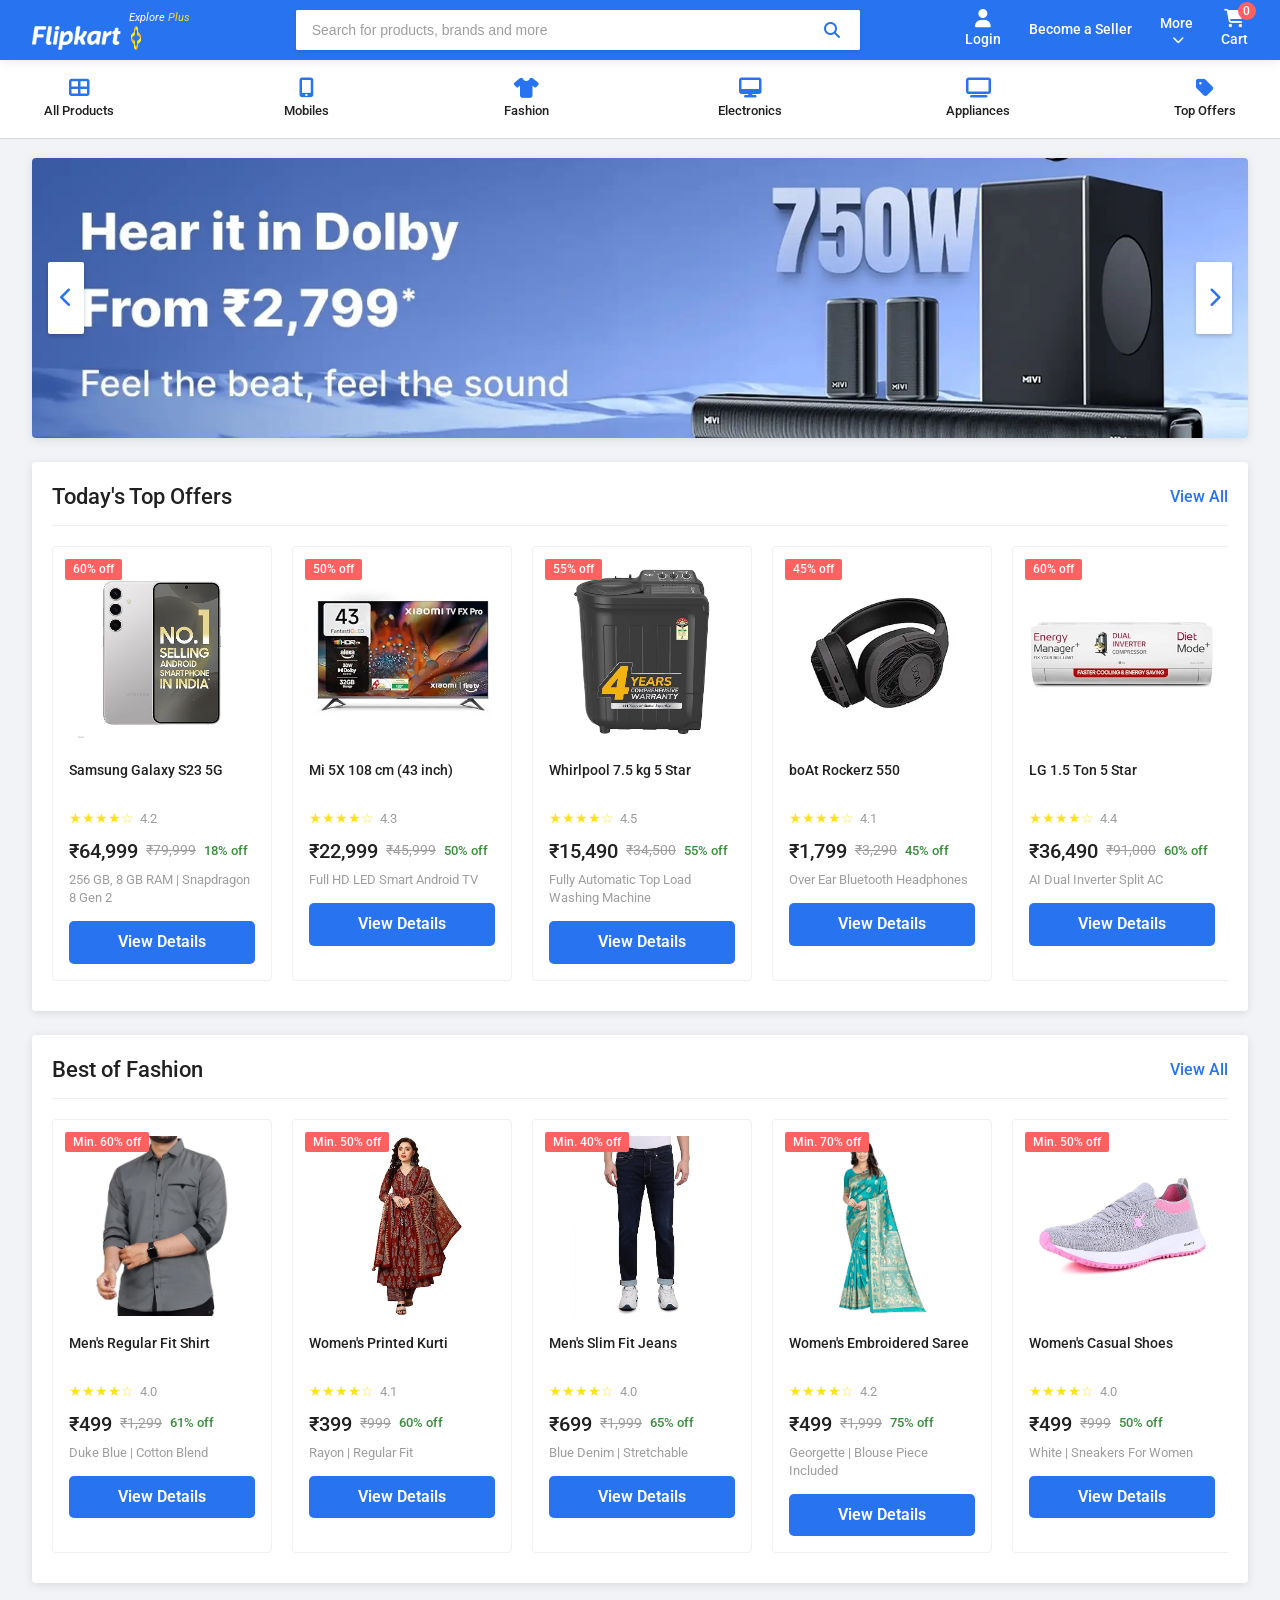
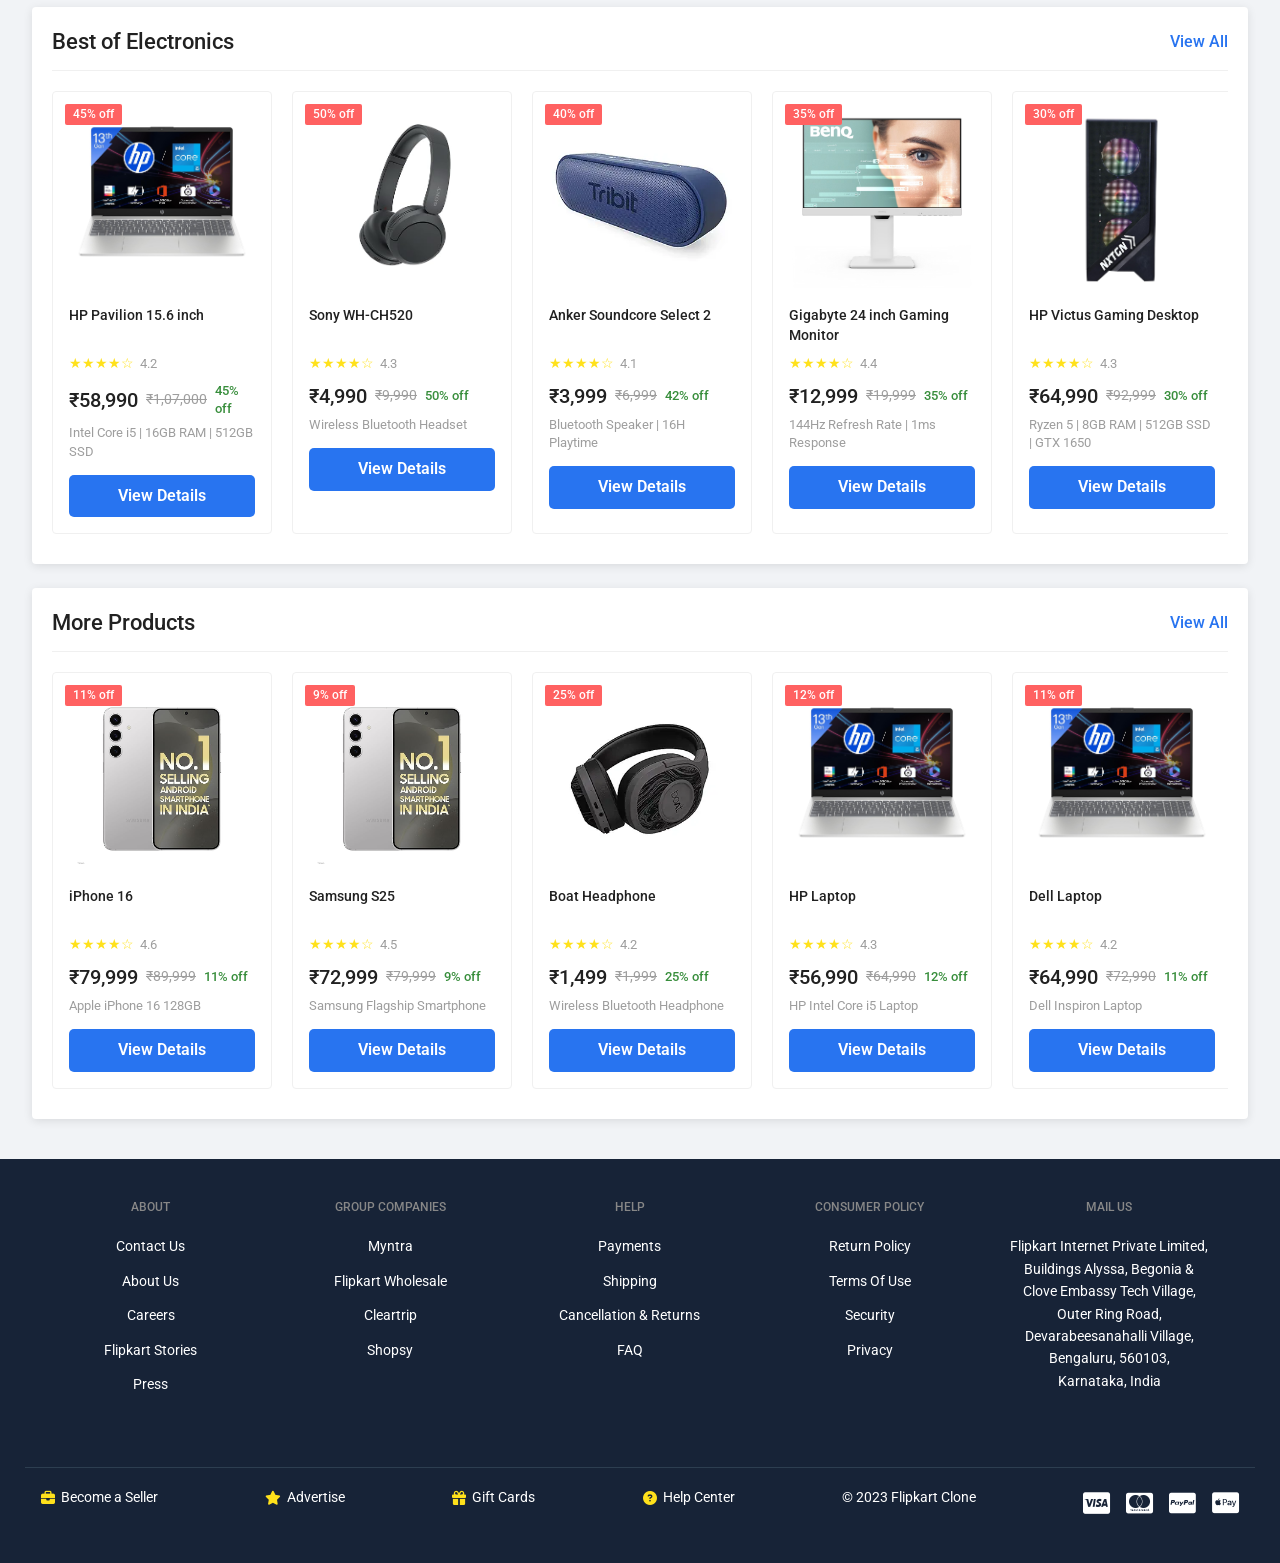
<file: index.html>
<!doctype html>
<html lang="en">
  <head>
    <meta charset="UTF-8" />
    <meta name="viewport" content="width=device-width, initial-scale=1.0" />
    <title>Flipkart Clone - Online Shopping India</title>
    <link rel="stylesheet" href="css/style.css" />
    <link rel="stylesheet" href="css/component.css" />
    <link
      rel="stylesheet"
      href="https://cdnjs.cloudflare.com/ajax/libs/font-awesome/6.4.0/css/all.min.css"
    />
    <link
      href="https://fonts.googleapis.com/css2?family=Roboto:wght@300;400;500;700&display=swap"
      rel="stylesheet"
    />
  </head>

  <body>
    <!-- HEADER -->
    <div id="header-placeholder"></div>

    <!-- SLIDER -->

    <main class="main-content">
      <!-- Hero Banner Section -->
      <section class="hero-banner">
        <div class="hero-slider">
          <div class="slide active">
            <img src="images/s1.webp" alt="Hero Banner 1" />
          </div>
          <div class="slide">
            <img src="images/s2.webp" alt="Hero Banner 2" />
          </div>
          <div class="slide">
            <img src="images/s3.webp" alt="Hero Banner 3" />
          </div>
          <div class="slide">
            <img src="images/s4.webp" alt="Hero Banner 3" />
          </div>
          <div class="slide-controls">
            <button class="slide-btn prev">
              <i class="fas fa-chevron-left"></i>
            </button>
            <button class="slide-btn next">
              <i class="fas fa-chevron-right"></i>
            </button>
          </div>
        </div>
      </section>

      <!-- Product sections are rendered from the catalog in js/product.js. -->
      <div id="home-products"></div>
    </main>

    <!-- FOOTER -->
    <div id="footer-placeholder"></div>

    <!-- <footer>
      <p>© 2026 Flipkart Clone | HTML CSS JavaScript</p>
    </footer> -->

    <script>
      fetch("component/footer.html")
        .then((response) => response.text())
        .then((data) => {
          document.getElementById("footer-placeholder").innerHTML = data;
        });
    </script>
    <script src="js/header.js"></script>
    <script src="js/app.js"></script>
    <script type="module" src="js/product-list.js"></script>
  </body>
</html>
</file>
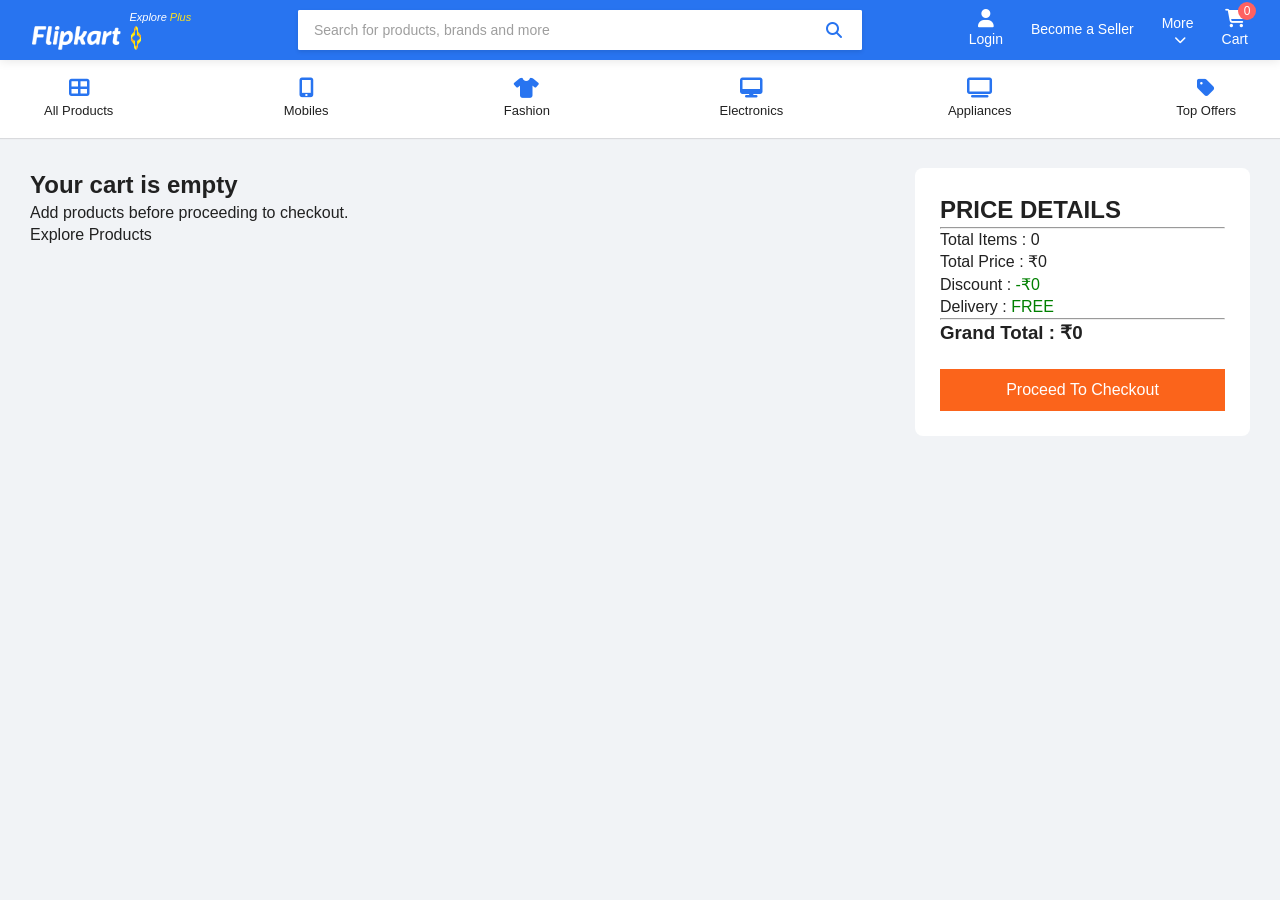
<file: cart.html>
<!doctype html>
<html lang="en">
  <head>
    <meta charset="UTF-8" />
    <meta name="viewport" content="width=device-width, initial-scale=1.0" />
    <title>Shopping Cart</title>
    <link rel="stylesheet" href="css/style.css" />
    <link rel="stylesheet" href="css/component.css" />
    <link rel="stylesheet" href="css/cart.css" />
    <link rel="stylesheet" href="https://cdnjs.cloudflare.com/ajax/libs/font-awesome/6.4.0/css/all.min.css" />
  </head>
  <body>
    <div id="header-placeholder"></div>

    <div class="cart-page">
      <div class="cart-items" id="cartItems"></div>

      <div class="price-box">
        <h2>PRICE DETAILS</h2>

        <hr />

        <p>
          Total Items :
          <span id="totalItems">0</span>
        </p>

        <p>Total Price : ₹<span id="totalPrice">0</span></p>

        <p>
          Discount :
          <span id="discount" style="color: green"> -₹0 </span>
        </p>

        <p>
          Delivery :
          <span style="color: green"> FREE </span>
        </p>

        <hr />

        <h3>Grand Total : ₹<span id="grandTotal">0</span></h3>

        <br />

        <button id="checkoutButton" onclick="checkout()">
          Proceed To Checkout
        </button>
      </div>
    </div>

    <script src="js/header.js"></script>
    <script src="js/app.js"></script>

    <script src="js/order-utils.js"></script>
    <script src="js/cart.js"></script>
  </body>
</html>
</file>
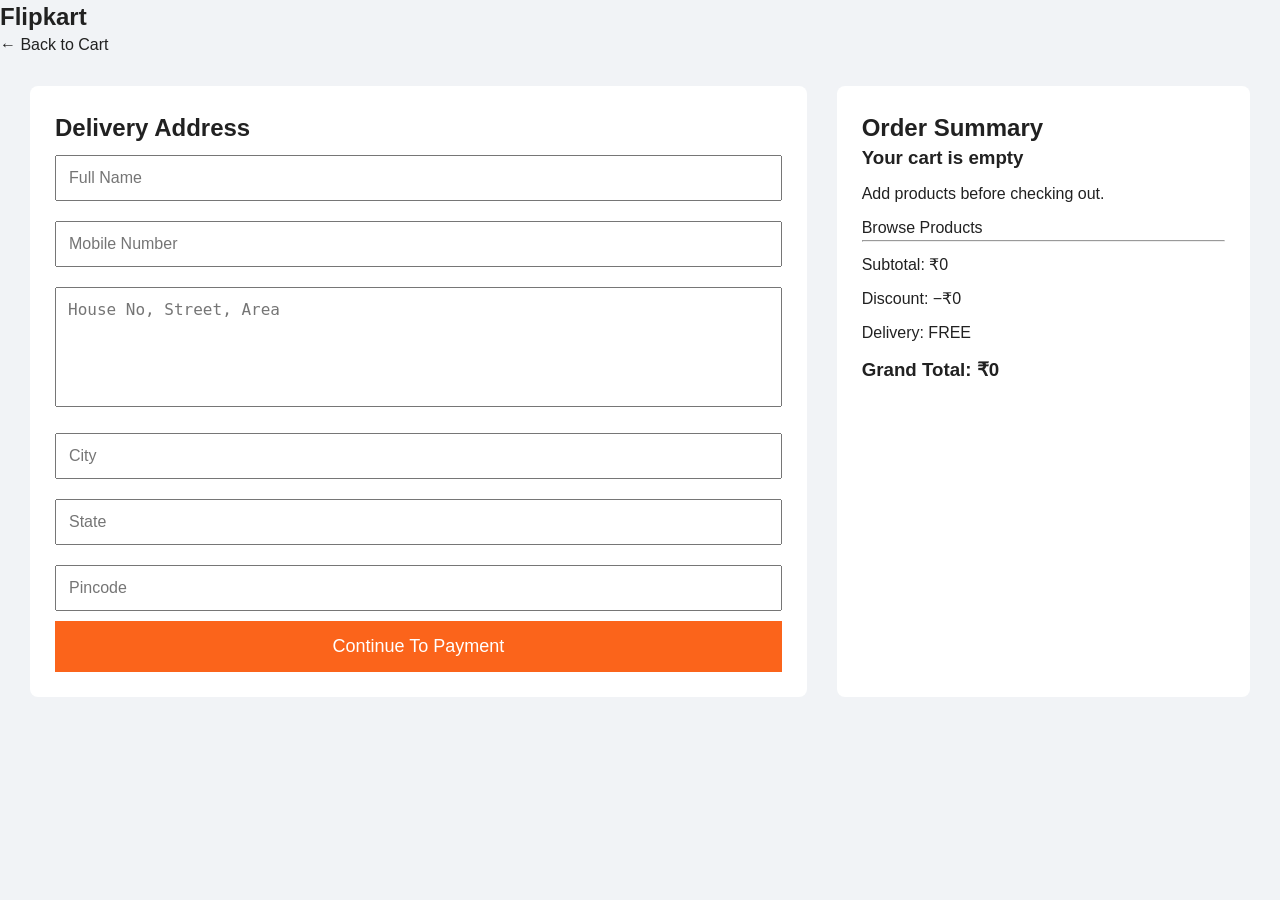
<file: checkout.html>
<!doctype html>
<html lang="en">
  <head>
    <meta charset="UTF-8" />
    <meta name="viewport" content="width=device-width, initial-scale=1.0" />
    <title>Checkout</title>

    <link rel="stylesheet" href="css/style.css" />
    <link rel="stylesheet" href="css/checkout.css" />
  </head>
  <body>
    <header>
      <div class="logo">
        <h2>Flipkart</h2>
      </div>

      <div class="menu">
        <a href="cart.html">← Back to Cart</a>
      </div>
    </header>

    <div class="checkout-container">
      <div class="address">
        <h2>Delivery Address</h2>

        <input type="text" id="name" placeholder="Full Name" />

        <input type="text" id="mobile" placeholder="Mobile Number" />

        <textarea id="address" placeholder="House No, Street, Area"></textarea>

        <input type="text" id="city" placeholder="City" />

        <input type="text" id="state" placeholder="State" />

        <input type="text" id="pincode" placeholder="Pincode" />

        <button id="continueButton" type="button" onclick="saveAddress()">
          Continue To Payment
        </button>
      </div>

      <div class="summary">
        <h2>Order Summary</h2>

        <div id="summary"></div>

        <hr />

        <p>Subtotal: ₹<span id="subtotal">0</span></p>

        <p>Discount: −₹<span id="discount">0</span></p>

        <p>Delivery: <span>FREE</span></p>

        <h3>Grand Total: ₹<span id="total">0</span></h3>
      </div>
    </div>

    <script src="js/order-utils.js"></script>
    <script src="js/checkout.js"></script>
  </body>
</html>
</file>
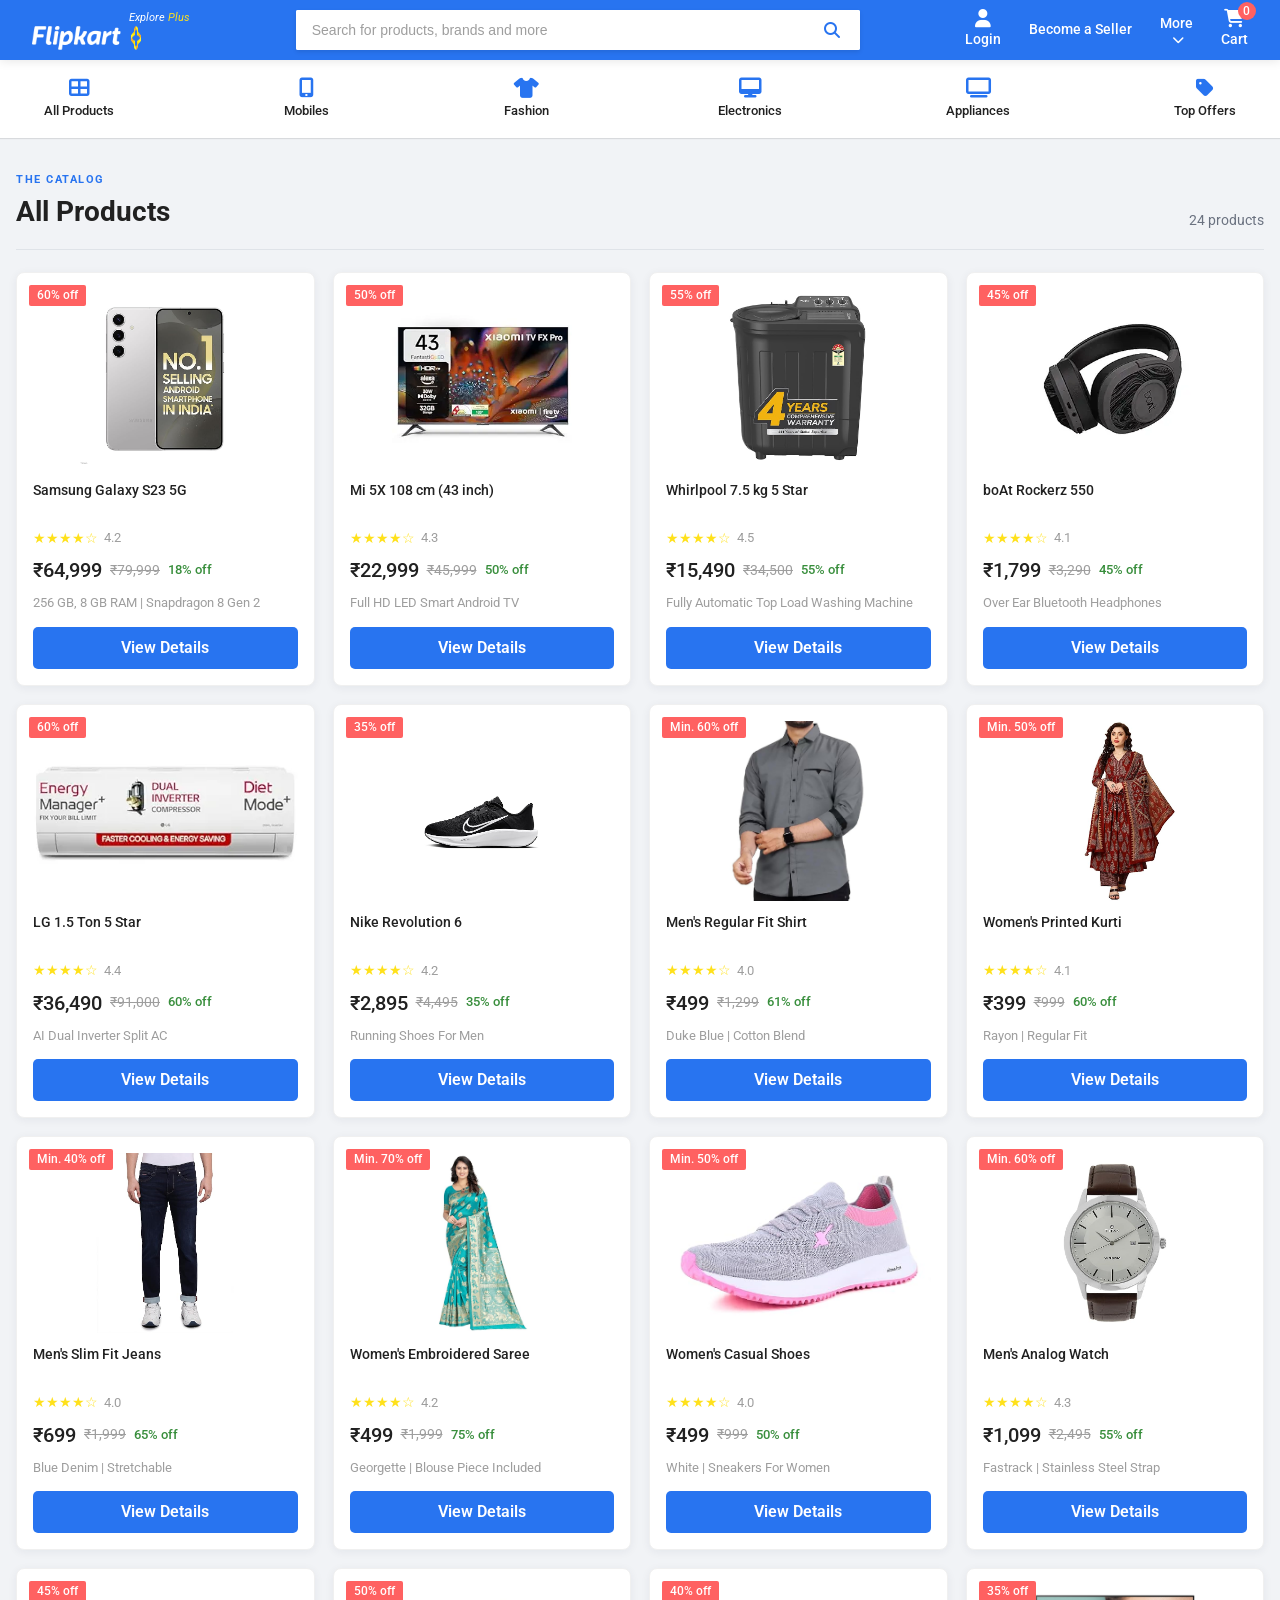
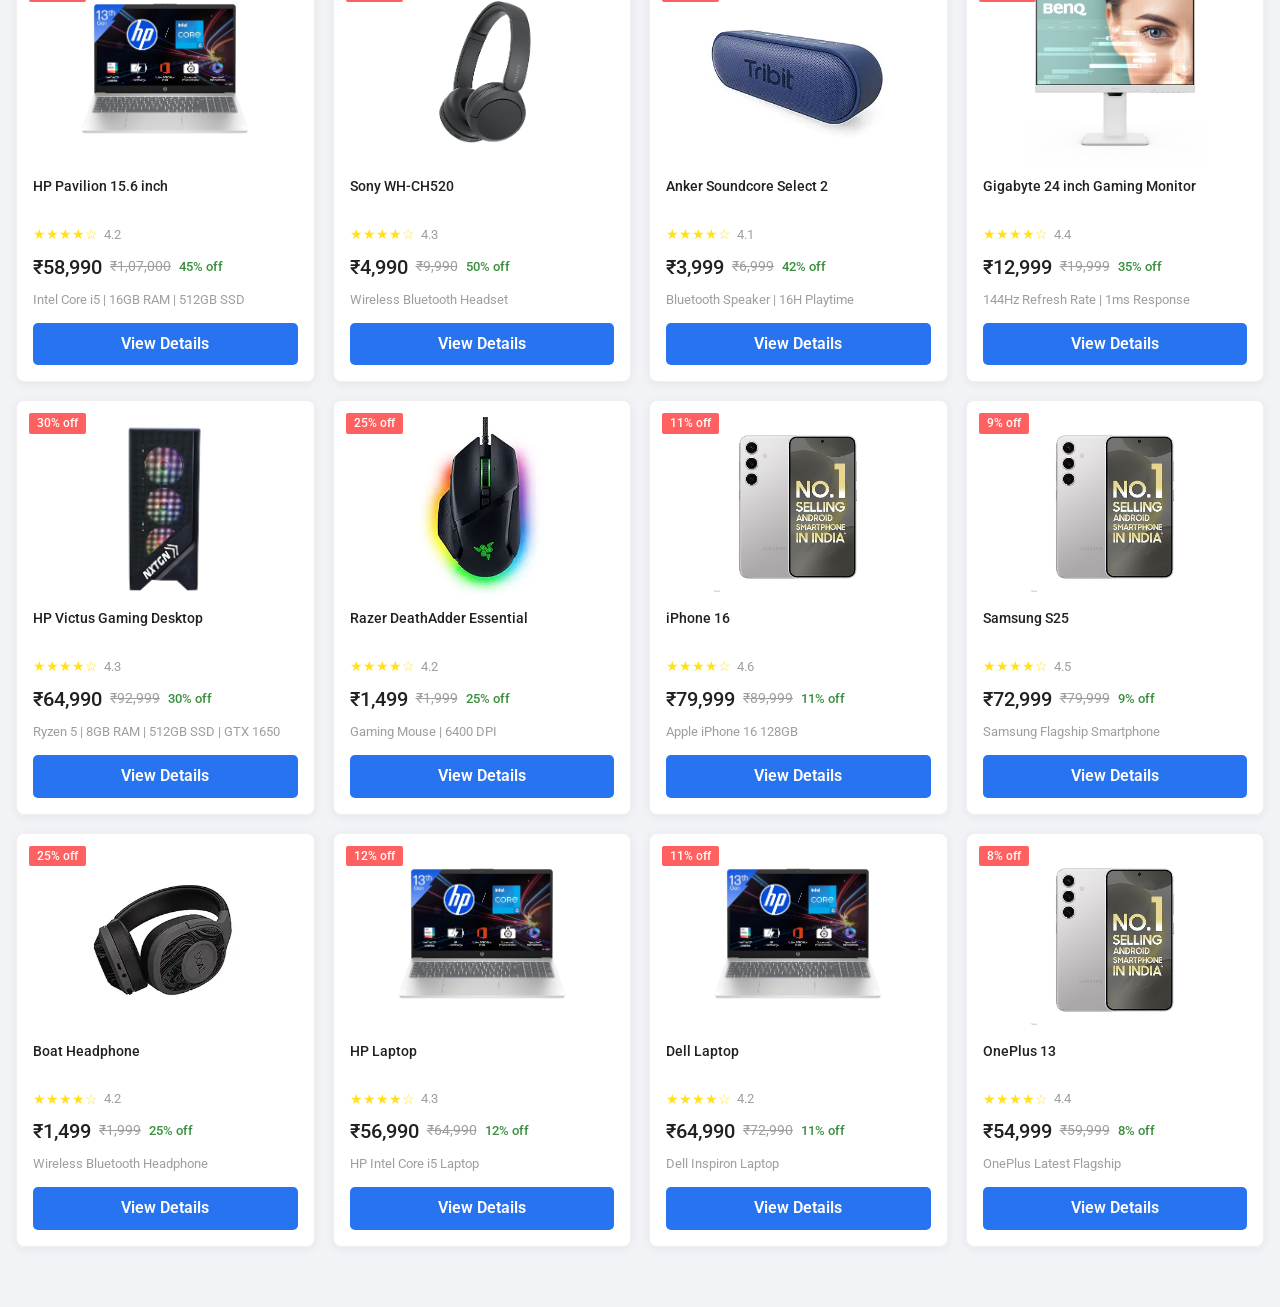
<file: payment.html>
<!DOCTYPE html>
<html lang="en">
<head>
    <meta charset="UTF-8">
    <meta name="viewport" content="width=device-width, initial-scale=1.0">
    <title>Payment | Flipkart Demo</title>
    <link rel="stylesheet" href="css/style.css">
    <link rel="stylesheet" href="css/payment.css">
</head>
<body>
    <header class="payment-header">
        <a class="brand" href="index.html">Flipkart</a>
        <span><span class="secure-icon">✓</span> Secure Checkout Demo</span>
    </header>

    <main class="payment-container">
        <section class="payment-panel">
            <div class="step-heading">
                <span class="step-number">1</span>
                <div>
                    <h1>Choose Payment Method</h1>
                    <p>Select how you would like to pay.</p>
                </div>
            </div>

            <form id="paymentForm">
                <label class="payment-option">
                    <input type="radio" name="paymentMethod"
                           value="UPI (Demo)" checked>
                    <span class="payment-symbol">↗</span>
                    <span>
                        <strong>UPI</strong>
                        <small>Simulated payment — no real transaction</small>
                    </span>
                </label>

                <label class="payment-option">
                    <input type="radio" name="paymentMethod"
                           value="Card (Demo)">
                    <span class="payment-symbol">▣</span>
                    <span>
                        <strong>Credit / Debit Card</strong>
                        <small>Demo only — do not enter card details</small>
                    </span>
                </label>

                <label class="payment-option">
                    <input type="radio" name="paymentMethod"
                           value="Cash on Delivery (Demo)">
                    <span class="payment-symbol">₹</span>
                    <span>
                        <strong>Cash on Delivery</strong>
                        <small>Simulated order for portfolio demonstration</small>
                    </span>
                </label>

                <p class="demo-notice">
                    This is a portfolio demo. No real payment will be made.
                </p>

                <button class="primary-button" id="placeOrderButton" type="submit">
                    Place Demo Order
                </button>

                <a class="back-link" href="checkout.html">← Back to address</a>
            </form>
        </section>

        <aside class="order-panel">
            <h2>Order Summary</h2>
            <div id="paymentItems"></div>
            <hr>

            <div class="price-row">
                <span>Subtotal</span>
                <span>₹<span id="paymentSubtotal">0</span></span>
            </div>
            <div class="price-row">
                <span>Discount</span>
                <span class="discount">−₹<span id="paymentDiscount">0</span></span>
            </div>
            <div class="price-row">
                <span>Delivery</span>
                <span class="discount">FREE</span>
            </div>
            <hr>

            <div class="price-row total-row">
                <strong>Total Payable</strong>
                <strong>₹<span id="paymentTotal">0</span></strong>
            </div>

            <div class="delivery-box">
                <strong>Delivering to</strong>
                <p id="deliveryAddress">Loading address…</p>
            </div>
        </aside>
    </main>

    <script src="js/order-utils.js"></script>
    <script src="js/payment.js"></script>
</body>
</html>
</file>
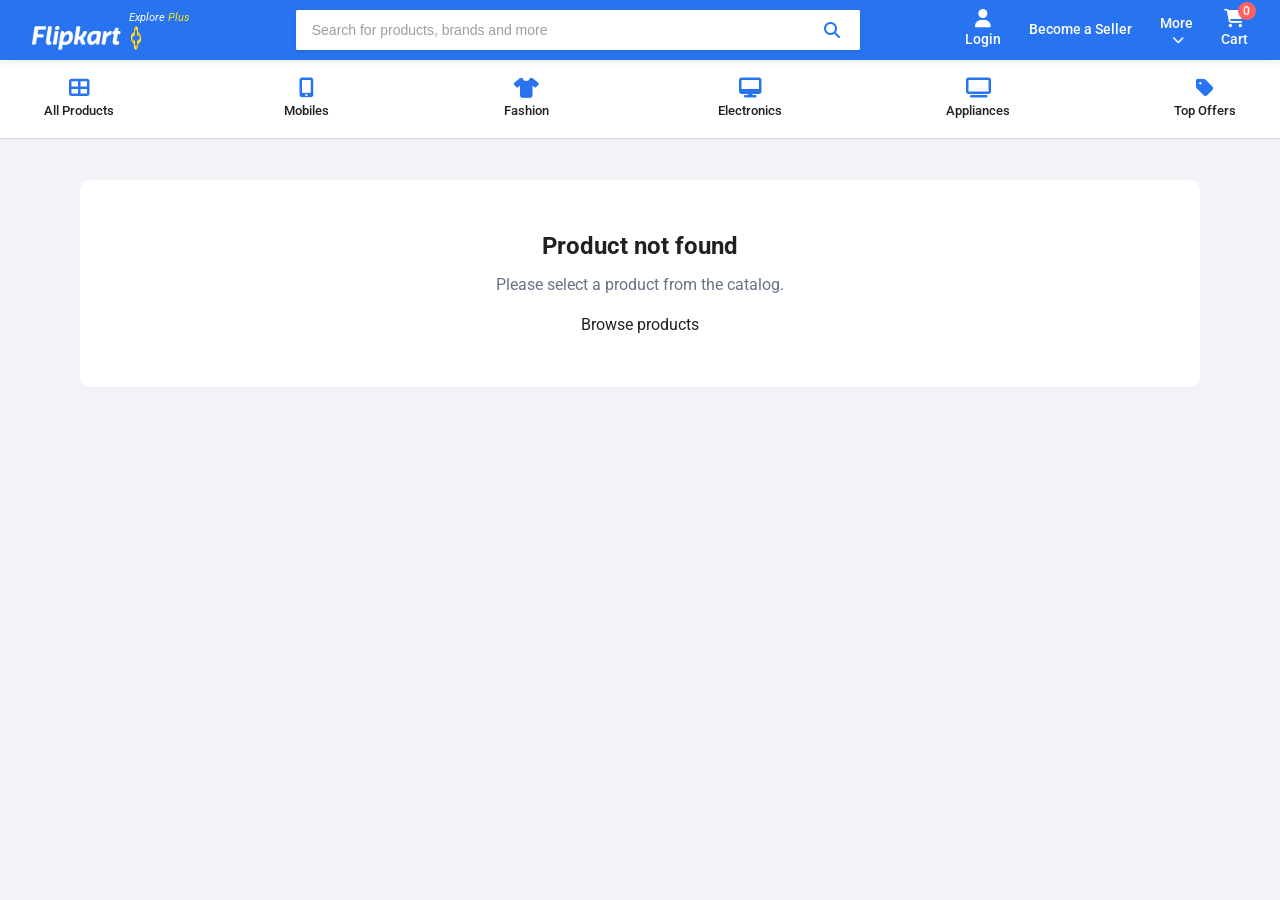
<file: product.html>
<!doctype html>
<html lang="en">
  <head>
    <meta charset="UTF-8" />
    <meta name="viewport" content="width=device-width, initial-scale=1.0" />
    <title>Product Details | Flipkart</title>
    <link rel="stylesheet" href="css/style.css" />
    <link rel="stylesheet" href="css/component.css" />
    <link rel="stylesheet" href="https://cdnjs.cloudflare.com/ajax/libs/font-awesome/6.4.0/css/all.min.css" />
    <link href="https://fonts.googleapis.com/css2?family=Roboto:wght@300;400;500;700&display=swap" rel="stylesheet" />
  </head>
  <body>
    <div id="header-placeholder"></div>
    <main class="product-detail-page">
      <div class="product-detail" id="detail"></div>
    </main>
    <script src="js/header.js"></script>
    <script type="module" src="js/product.js"></script>
  </body>
</html>
</file>
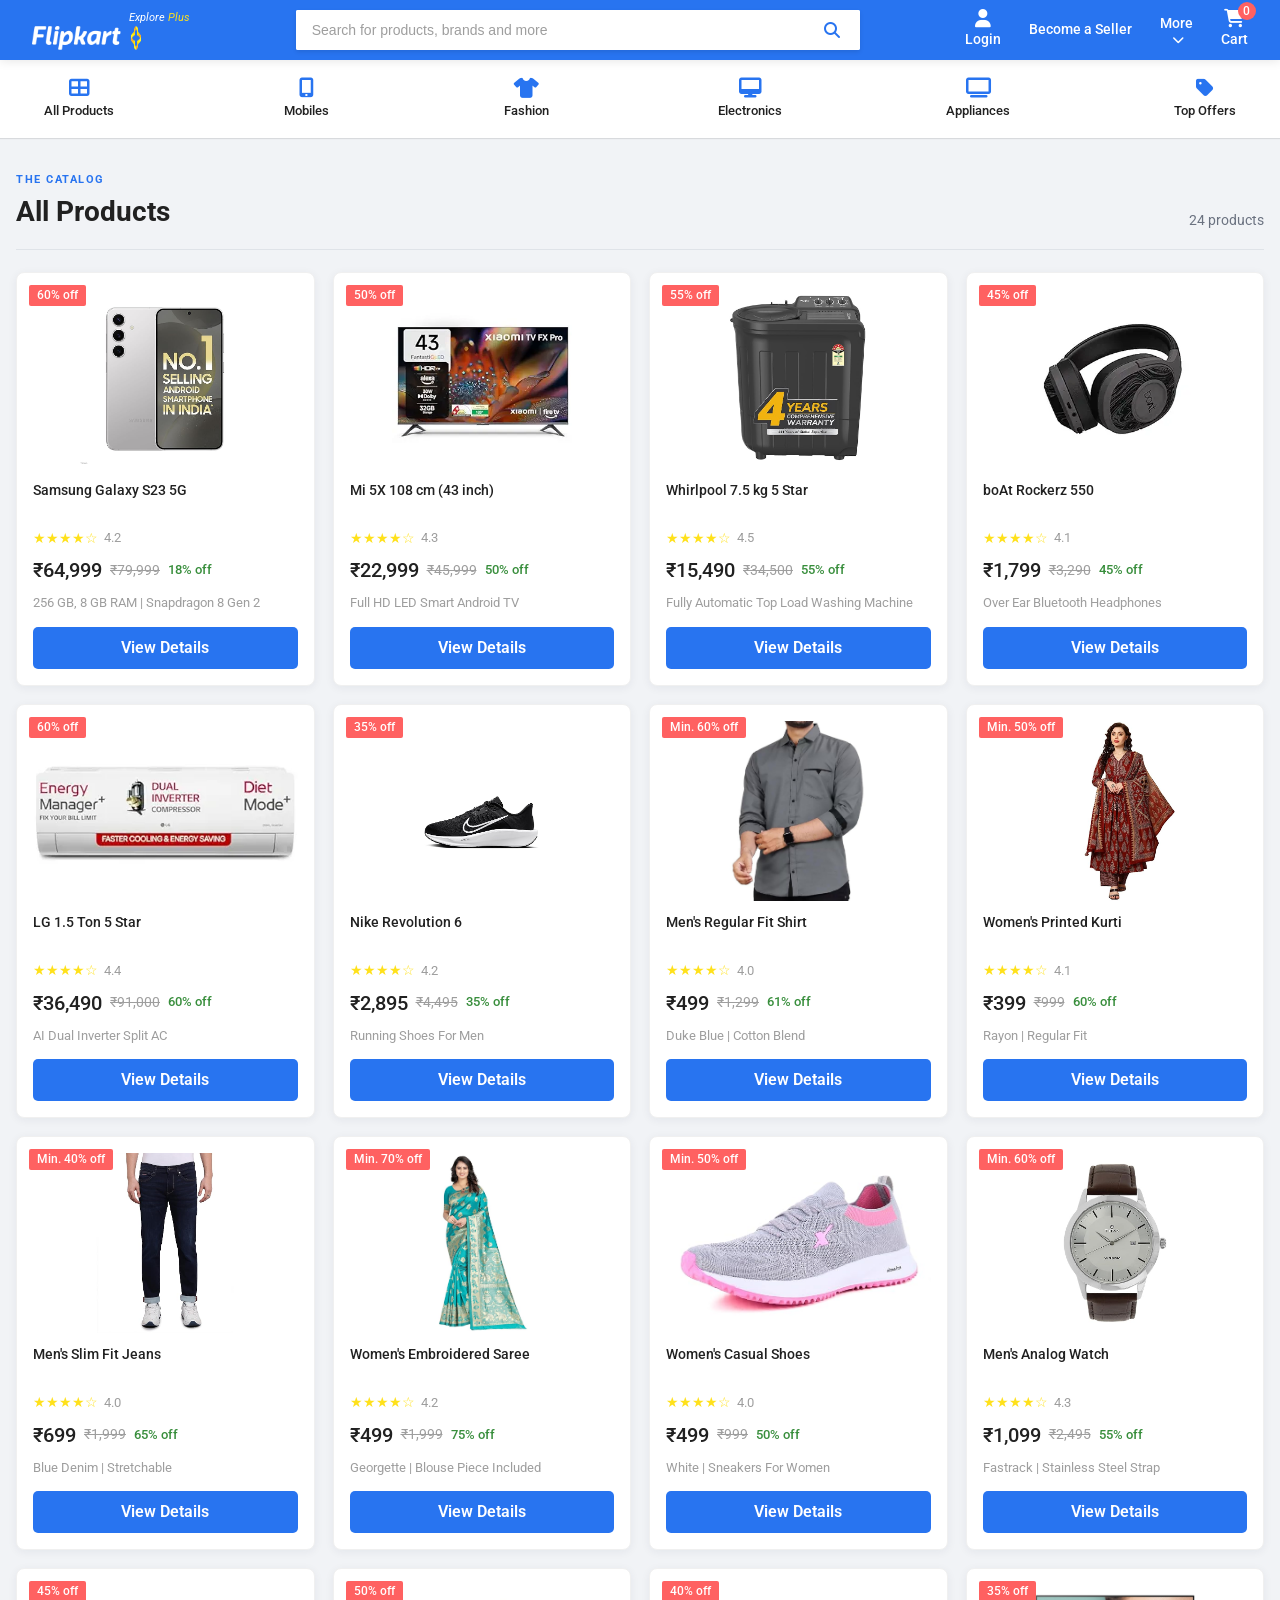
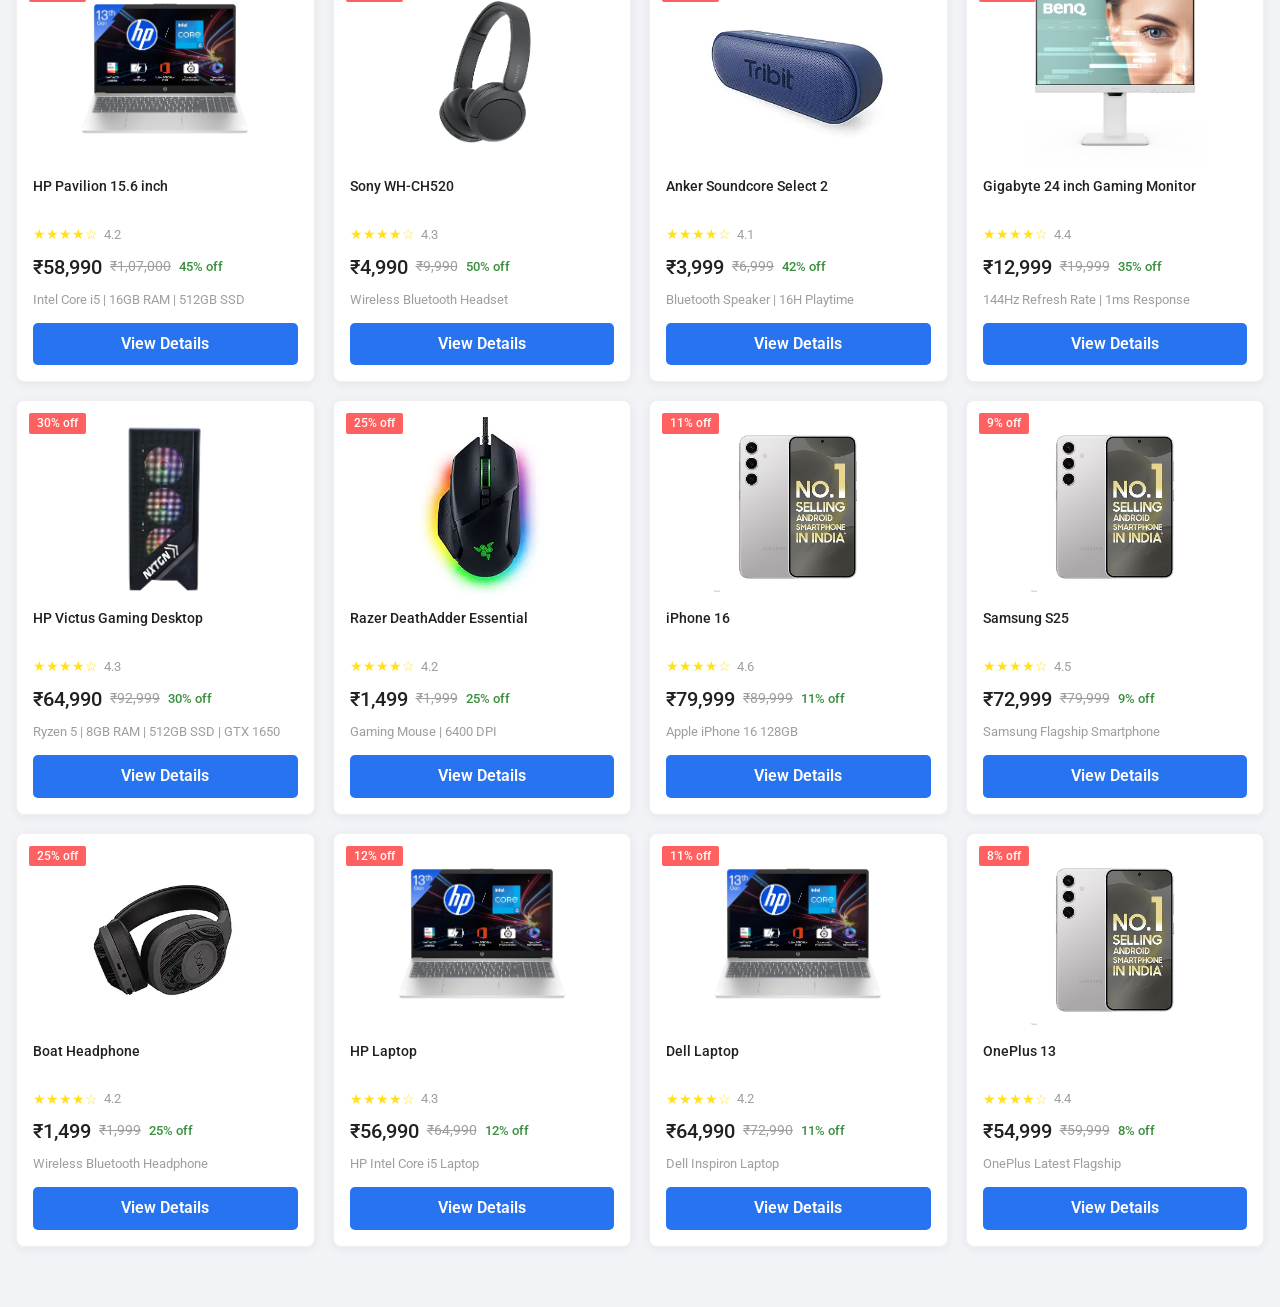
<file: products.html>
<!doctype html>
<html lang="en">
  <head>
    <meta charset="UTF-8" />
    <meta name="viewport" content="width=device-width, initial-scale=1.0" />
    <title>All Products | Flipkart</title>
    <link rel="stylesheet" href="css/style.css" />
    <link rel="stylesheet" href="css/component.css" />
    <link rel="stylesheet" href="https://cdnjs.cloudflare.com/ajax/libs/font-awesome/6.4.0/css/all.min.css" />
    <link rel="preconnect" href="https://fonts.googleapis.com" />
    <link href="https://fonts.googleapis.com/css2?family=Roboto:wght@300;400;500;700&display=swap" rel="stylesheet" />
  </head>
  <body>
    <div id="header-placeholder"></div>
    <main class="catalog-page">
      <div class="catalog-heading">
        <div><p class="catalog-eyebrow">THE CATALOG</p><h1 id="catalogTitle">All Products</h1></div>
        <p id="catalogCount" class="catalog-count"></p>
      </div>
      <div class="product-container" id="products"></div>
    </main>
    <script src="js/header.js"></script>
    <script type="module" src="js/product-list.js"></script>
  </body>
</html>
</file>
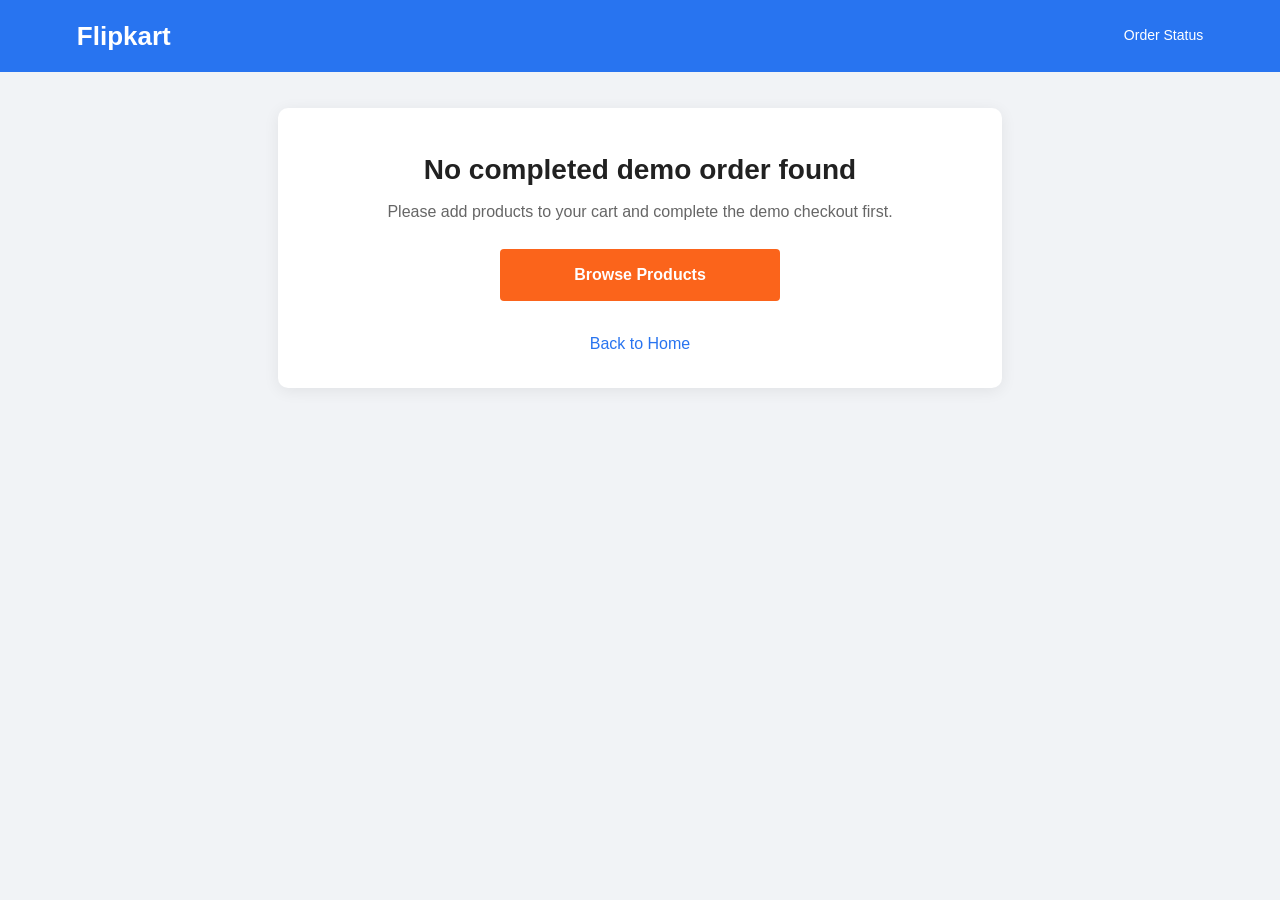
<file: success.html>
<!DOCTYPE html>
<html lang="en">
<head>
    <meta charset="UTF-8">
    <meta name="viewport" content="width=device-width, initial-scale=1.0">
    <title>Order Successful | Flipkart Demo</title>
    <link rel="stylesheet" href="css/style.css">
    <link rel="stylesheet" href="css/payment.css">
</head>
<body>
    <header class="payment-header">
        <a class="brand" href="index.html">Flipkart</a>
        <span>Order Status</span>
    </header>

    <main class="success-container">
        <section class="success-card">
            <div class="success-icon" aria-hidden="true">✓</div>

            <p class="success-label">ORDER PLACED</p>
            <h1>Your demo order was successful!</h1>

            <p class="success-message">
                Thank you for shopping with us. Your order details
                are saved in this browser for this demonstration.
            </p>

            <div class="reference-box">
                <span>Order reference</span>
                <strong id="orderId">Loading...</strong>
                <span id="orderDate"></span>
            </div>

            <div class="success-details">
                <h2>Order Summary</h2>
                <div id="successItems"></div>
                <hr>

                <div class="price-row">
                    <span>Subtotal</span>
                    <span>₹<span id="successSubtotal">0</span></span>
                </div>

                <div class="price-row">
                    <span>Discount</span>
                    <span>−₹<span id="successDiscount">0</span></span>
                </div>

                <div class="price-row">
                    <span>Delivery</span>
                    <span>FREE</span>
                </div>

                <div class="price-row total-row">
                    <strong>Total</strong>
                    <strong>₹<span id="successTotal">0</span></strong>
                </div>

                <hr>

                <h3>Delivery Address</h3>
                <p id="successAddress"></p>

                <h3>Payment Method</h3>
                <p id="successPayment"></p>

                <p class="demo-notice">
                    Portfolio demonstration only. No real payment
                    or shipment has been processed.
                </p>
            </div>

            <div class="success-actions">
                <a class="primary-button" href="products.html">
                    Continue Shopping
                </a>
                <a class="back-link" href="index.html">Back to Home</a>
            </div>
        </section>
    </main>

    <script src="js/order-utils.js"></script>
    <script src="js/success.js"></script>
</body>
</html>
</file>
<file: css/style.css>
* {
  margin: 0;
  padding: 0;
  box-sizing: border-box;
}

body {
  font-family: "Roboto", sans-serif;
  color: #212121;
  background-color: #f1f3f6;
  line-height: 1.4;
}

a {
  text-decoration: none;
  color: inherit;
}

ul {
  list-style: none;
}

img {
  max-width: 100%;
  height: auto;
}

/* Main Content */
.main-content {
  max-width: 1248px;
  margin: 20px auto;
  padding: 0 16px;
}

/* Hero Banner */
.hero-banner {
  margin-bottom: 24px;
  position: relative;
  border-radius: 4px;
  overflow: hidden;
  box-shadow: 0 2px 10px rgba(0, 0, 0, 0.1);
}

.hero-slider {
  position: relative;
  height: 280px;
}

.slide {
  display: none;
  width: 100%;
  height: 100%;
}

.slide.active {
  display: block;
}

.slide img {
  width: 100%;
  height: 100%;
  object-fit: cover;
}

.slide-controls {
  position: absolute;
  top: 50%;
  width: 100%;
  display: flex;
  justify-content: space-between;
  transform: translateY(-50%);
  padding: 0 16px;
}

.slide-btn {
  background-color: white;
  border: none;
  width: 36px;
  height: 72px;
  border-radius: 2px;
  display: flex;
  align-items: center;
  justify-content: center;
  cursor: pointer;
  color: #2874f0;
  font-size: 20px;
  box-shadow: 0 2px 4px rgba(0, 0, 0, 0.2);
  transition: background-color 0.2s;
}

.slide-btn:hover {
  background-color: #f5f5f5;
}

/* Product Sections */
.product-section {
  background-color: white;
  border-radius: 4px;
  padding: 20px;
  margin-bottom: 24px;
  box-shadow: 0 2px 10px rgba(0, 0, 0, 0.1);
}

.section-header {
  display: flex;
  justify-content: space-between;
  align-items: center;
  margin-bottom: 20px;
  padding-bottom: 12px;
  border-bottom: 1px solid #f0f0f0;
}

.section-title {
  font-size: 22px;
  font-weight: 500;
  color: #212121;
}

.view-all {
  color: #2874f0;
  font-weight: 500;
  font-size: 16px;
  transition: color 0.2s;
}

.view-all:hover {
  color: #ff6161;
}

/* Product Scroll Container */
.product-scroll-container {
  display: flex;
  overflow-x: auto;
  gap: 20px;
  padding-bottom: 10px;
  scrollbar-width: thin;
  scrollbar-color: #c1c1c1 #f5f5f5;
}

.product-scroll-container::-webkit-scrollbar {
  height: 6px;
}

.product-scroll-container::-webkit-scrollbar-track {
  background: #f5f5f5;
  border-radius: 10px;
}

.product-scroll-container::-webkit-scrollbar-thumb {
  background: #c1c1c1;
  border-radius: 10px;
}

.product-scroll-container::-webkit-scrollbar-thumb:hover {
  background: #a8a8a8;
}

/* Product Cards */
.product-card {
  min-width: 220px;
  border: 1px solid #f0f0f0;
  border-radius: 4px;
  padding: 16px;
  transition:
    box-shadow 0.3s,
    transform 0.3s;
  position: relative;
  background-color: white;
}

.product-card:hover {
  box-shadow: 0 4px 16px rgba(0, 0, 0, 0.1);
  transform: translateY(-4px);
}

.product-badge {
  position: absolute;
  top: 12px;
  left: 12px;
  background-color: #ff6161;
  color: white;
  font-size: 12px;
  font-weight: 500;
  padding: 2px 8px;
  border-radius: 2px;
}

.product-image {
  width: 100%;
  height: 180px;
  object-fit: contain;
  margin-bottom: 12px;
}

.product-title {
  font-size: 14px;
  font-weight: 500;
  margin-bottom: 8px;
  height: 40px;
  overflow: hidden;
  display: -webkit-box;
  -webkit-line-clamp: 2;
  -webkit-box-orient: vertical;
}

.product-rating {
  display: flex;
  align-items: center;
  margin-bottom: 8px;
}

.stars {
  color: #ffe11b;
  font-size: 14px;
  margin-right: 6px;
}

.rating-count {
  font-size: 13px;
  color: #9e9e9e;
}

.product-price {
  display: flex;
  align-items: center;
  margin-bottom: 6px;
}

.current-price {
  font-size: 20px;
  font-weight: 500;
  color: #212121;
  margin-right: 8px;
}

.original-price {
  font-size: 14px;
  color: #9e9e9e;
  text-decoration: line-through;
  margin-right: 8px;
}

.discount {
  font-size: 13px;
  color: #388e3c;
  font-weight: 500;
}

.product-description {
  font-size: 13px;
  color: #9e9e9e;
  margin-top: 4px;
}

.products {
  padding: 20px;
}

.product-container {
  display: grid;
  grid-template-columns: repeat(4, 1fr);
  gap: 20px;
}

.card {
  background: white;
  padding: 15px;
  text-align: center;
  border-radius: 8px;
  transition: 0.3s;
}

.card:hover {
  transform: scale(1.05);
}

.card img {
  width: 100%;
  height: 200px;
  object-fit: contain;
}

.card button {
  margin-top: 10px;
  padding: 10px;
  width: 100%;
  background: #fb641b;
  border: none;
  color: white;
  cursor: pointer;
}

footer {
  background: #172337;
  color: white;
  text-align: center;
  padding: 25px;
  margin-top: 30px;
}

/* Full product catalog */
.catalog-page {
  width: min(1248px, calc(100% - 32px));
  margin: 34px auto 60px;
}

.catalog-heading {
  display: flex;
  justify-content: space-between;
  align-items: end;
  margin-bottom: 22px;
  padding-bottom: 18px;
  border-bottom: 1px solid #dfe3e8;
}

.catalog-eyebrow {
  color: #2874f0;
  font-size: 11px;
  font-weight: 700;
  letter-spacing: 0.14em;
}

.catalog-heading h1 {
  margin-top: 4px;
  font-size: 28px;
}

.catalog-count {
  color: #6b7280;
  font-size: 14px;
}

.product-container {
  display: grid;
  grid-template-columns: repeat(4, minmax(0, 1fr));
  gap: 18px;
}

.product-container .product-card {
  min-width: 0;
  display: flex;
  flex-direction: column;
  border-radius: 8px;
  box-shadow: 0 2px 10px rgba(25, 42, 70, 0.06);
}

.product-container .product-card .product-description {
  flex: 1;
}

.view-details-button,
.detail-add-button {
  border: 0;
  border-radius: 5px;
  background: #2874f0;
  color: white;
  font: inherit;
  font-weight: 600;
  cursor: pointer;
  transition: background 0.2s, transform 0.2s;
}

.view-details-button {
  width: 100%;
  margin-top: 14px;
  padding: 10px 12px;
}

.view-details-button:hover,
.detail-add-button:hover {
  background: #1559c7;
  transform: translateY(-1px);
}

.catalog-empty {
  grid-column: 1 / -1;
  padding: 56px 20px;
  text-align: center;
  background: white;
  border-radius: 8px;
}

.catalog-empty p {
  margin: 8px 0 18px;
  color: #707784;
}

.catalog-empty a,
.detail-back-link {
  color: #2874f0;
  font-weight: 600;
}

/* Product details */
.product-detail-page {
  width: min(1120px, calc(100% - 32px));
  margin: 42px auto 72px;
}

.product-detail-content {
  display: grid;
  grid-template-columns: minmax(0, 1fr) minmax(0, 1fr);
  gap: 54px;
  align-items: center;
  padding: 42px;
  background: #fff;
  border: 1px solid #e8ebf0;
  border-radius: 12px;
  box-shadow: 0 12px 36px rgba(25, 42, 70, 0.08);
}

.product-detail-image-wrap {
  display: grid;
  min-height: 400px;
  place-items: center;
  padding: 20px;
  background: #f7f9fc;
  border-radius: 10px;
}

.product-detail-image-wrap img {
  width: 100%;
  height: 360px;
  object-fit: contain;
}

.product-detail-info {
  display: flex;
  flex-direction: column;
  align-items: flex-start;
}

.detail-back-link {
  margin-bottom: 30px;
  font-size: 14px;
}

.detail-category {
  padding: 5px 10px;
  border-radius: 20px;
  color: #2874f0;
  background: #edf4ff;
  font-size: 12px;
  font-weight: 600;
}

.product-detail-info h1 {
  margin: 14px 0 10px;
  font-size: clamp(25px, 3vw, 36px);
  line-height: 1.2;
}

.detail-rating {
  margin-bottom: 22px;
  color: #2874f0;
  font-weight: 700;
}

.detail-rating span {
  margin-left: 6px;
  color: #7b8491;
  font-size: 13px;
  font-weight: 400;
}

.detail-price {
  font-size: 32px;
  font-weight: 700;
}

.detail-old-price {
  margin-top: 3px;
  color: #7b8491;
  text-decoration: line-through;
}

.detail-old-price span {
  margin-left: 8px;
  color: #16833d;
  font-size: 14px;
  font-weight: 600;
  text-decoration: none;
}

.detail-description {
  margin: 22px 0 28px;
  color: #596273;
  font-size: 16px;
}

.detail-add-button {
  min-width: 190px;
  padding: 14px 22px;
  font-size: 16px;
}

.empty-state {
  padding: 50px 24px;
  text-align: center;
  background: white;
  border-radius: 10px;
}

.empty-state p {
  margin: 10px 0 18px;
  color: #687385;
}

@media (max-width: 900px) {
  .product-container {
    grid-template-columns: repeat(3, minmax(0, 1fr));
  }

  .product-detail-content {
    gap: 32px;
    padding: 28px;
  }
}

@media (max-width: 640px) {
  .product-container {
    grid-template-columns: repeat(2, minmax(0, 1fr));
    gap: 12px;
  }

  .catalog-heading h1 {
    font-size: 23px;
  }

  .product-container .product-card {
    padding: 12px;
  }

  .product-price {
    flex-wrap: wrap;
    gap: 3px;
  }

  .product-detail-page {
    margin-top: 20px;
  }

  .product-detail-content {
    grid-template-columns: 1fr;
    gap: 24px;
    padding: 18px;
  }

  .product-detail-image-wrap {
    min-height: 280px;
  }

  .product-detail-image-wrap img {
    height: 250px;
  }

  .detail-back-link {
    margin-bottom: 18px;
  }
}
</file>
<file: css/component.css>
* {
  margin: 0;
  padding: 0;
  box-sizing: border-box;
}

body {
  font-family: "Roboto", sans-serif;
  color: #212121;
  background-color: #f1f3f6;
  line-height: 1.4;
}

a {
  text-decoration: none;
  color: inherit;
}

ul {
  list-style: none;
}

img {
  max-width: 100%;
  height: auto;
}

/* Main Header */
.main-header {
  background-color: #2874f0;
  color: white;
  box-shadow: 0 1px 10px rgba(0, 0, 0, 0.1);
  position: sticky;
  top: 0;
  z-index: 1000;
}

.header-container {
  max-width: 1248px;
  margin: 0 auto;
  padding: 10px 16px;
  display: flex;
  align-items: center;
  justify-content: space-between;
}

/* Logo Section */
.logo-section {
  display: flex;
  align-items: center;
  min-width: 140px;
}

.logo {
  display: flex;
  align-items: flex-end;
  color: white;
}

.logo img {
  height: 24px;
  margin-right: 8px;
}

.logo-text {
  display: flex;
  flex-direction: column;
  font-size: 11px;
  font-style: italic;
}

.logo-text .explore {
  color: white;
}

.logo-text .plus {
  color: #ffe11b;
}

.plus-icon {
  width: 10px;
  margin-left: 2px;
}

/* Search Bar */
.search-section {
  flex-grow: 1;
  max-width: 564px;
  margin: 0 20px;
}

.search-form {
  display: flex;
  background-color: white;
  border-radius: 2px;
  overflow: hidden;
  box-shadow: 0 2px 4px rgba(0, 0, 0, 0.1);
}

.search-input {
  flex-grow: 1;
  border: none;
  padding: 12px 16px;
  font-size: 14px;
  color: #212121;
  outline: none;
}

.search-input::placeholder {
  color: #9e9e9e;
}

.search-button {
  background-color: white;
  border: none;
  padding: 0 20px;
  cursor: pointer;
  color: #2874f0;
  font-size: 16px;
  display: flex;
  align-items: center;
  justify-content: center;
}

/* User Actions */
.user-actions {
  display: flex;
  align-items: center;
  gap: 28px;
}

.action-item {
  position: relative;
}

.action-link {
  display: flex;
  flex-direction: column;
  align-items: center;
  font-size: 16px;
  color: white;
  font-weight: 500;
  transition: color 0.2s;
}

.action-link:hover {
  color: #ffe11b;
}

.action-link i {
  font-size: 18px;
  margin-bottom: 2px;
}

.action-text {
  font-size: 14px;
  font-weight: 500;
}

.cart-count {
  position: absolute;
  top: -8px;
  right: -8px;
  background-color: #ff6161;
  color: white;
  font-size: 12px;
  width: 18px;
  height: 18px;
  border-radius: 50%;
  display: flex;
  align-items: center;
  justify-content: center;
}

.dropdown .action-link i.fa-chevron-down {
  font-size: 12px;
  margin-left: 4px;
  margin-bottom: 0;
}

/* Category Navigation */
.category-nav {
  background-color: white;
  box-shadow: 0 1px 1px rgba(0, 0, 0, 0.1);
  position: sticky;
  top: 56px;
  z-index: 999;
}

.category-container {
  max-width: 1248px;
  margin: 0 auto;
  padding: 10px 16px;
  display: flex;
  justify-content: space-between;
  overflow-x: auto;
}

.category-item {
  display: flex;
  flex-direction: column;
  align-items: center;
  padding: 8px 12px;
  min-width: 80px;
  transition: all 0.2s;
  border-radius: 4px;
}

.category-item:hover {
  background-color: #f5f5f5;
  color: #2874f0;
}

.category-item i {
  font-size: 20px;
  margin-bottom: 4px;
  color: #2874f0;
}

.category-text {
  font-size: 13px;
  font-weight: 500;
  white-space: nowrap;
}

.category-item .fa-chevron-down {
  font-size: 10px;
  margin-left: 2px;
  margin-bottom: 0;
}

/* Footer */
.main-footer {
  background-color: #172337;
  color: white;
  padding-top: 40px;
  margin-top: 40px;
}

.footer-container {
  max-width: 1248px;
  margin: 0 auto;
  padding: 0 16px;
  display: flex;
  flex-wrap: wrap;
  justify-content: space-between;
  border-bottom: 1px solid #2d3e50;
  padding-bottom: 40px;
}

.footer-section {
  flex: 1;
  min-width: 200px;
  margin-bottom: 20px;
  padding-right: 20px;
}

.footer-title {
  font-size: 12px;
  color: #878787;
  text-transform: uppercase;
  margin-bottom: 20px;
  font-weight: 500;
}

.footer-links li {
  margin-bottom: 12px;
}

.footer-links a {
  font-size: 14px;
  color: white;
  transition: color 0.2s;
}

.footer-links a:hover {
  color: #ffe11b;
}

.footer-text {
  font-size: 14px;
  color: white;
  line-height: 1.6;
}

.footer-bottom {
  max-width: 1248px;
  margin: 0 auto;
  padding: 20px 16px;
}

.footer-bottom-content {
  display: flex;
  flex-wrap: wrap;
  justify-content: space-between;
  align-items: center;
  font-size: 14px;
}

.copyright {
  display: flex;
  align-items: center;
  margin-right: 20px;
  margin-bottom: 10px;
}

.copyright i {
  margin-right: 6px;
  color: #ffe11b;
}

.payment-methods {
  display: flex;
  align-items: center;
  gap: 16px;
  font-size: 24px;
}

/* Responsive Styles */
@media (max-width: 1024px) {
  .header-container {
    flex-wrap: wrap;
  }

  .search-section {
    order: 3;
    max-width: 100%;
    margin: 12px 0 0;
  }

  .user-actions {
    gap: 20px;
  }

  .category-container {
    justify-content: flex-start;
    gap: 10px;
  }

  .footer-container {
    justify-content: flex-start;
  }

  .footer-section {
    flex: 0 0 33.333%;
  }
}

@media (max-width: 768px) {
  .header-container {
    padding: 8px 12px;
  }

  .logo-section {
    min-width: auto;
  }

  .logo img {
    height: 20px;
  }

  .user-actions {
    gap: 16px;
  }

  .action-text {
    font-size: 12px;
  }

  .action-link i {
    font-size: 16px;
  }

  .category-container {
    padding: 8px 12px;
  }

  .category-item {
    min-width: 70px;
    padding: 6px 8px;
  }

  .category-item i {
    font-size: 18px;
  }

  .category-text {
    font-size: 12px;
  }

  .main-content {
    padding: 0 12px;
  }

  .hero-slider {
    height: 200px;
  }

  .section-title {
    font-size: 18px;
  }

  .product-card {
    min-width: 180px;
    padding: 12px;
  }

  .product-image {
    height: 140px;
  }

  .current-price {
    font-size: 18px;
  }

  .footer-section {
    flex: 0 0 50%;
  }

  .footer-bottom-content {
    flex-direction: column;
    align-items: flex-start;
    gap: 12px;
  }
}

@media (max-width: 480px) {
  .action-text {
    display: none;
  }

  .action-link {
    font-size: 18px;
  }

  .user-actions {
    gap: 20px;
  }

  .cart .action-text {
    display: none;
  }

  .category-item {
    min-width: 60px;
  }

  .category-text {
    font-size: 10px;
  }

  .hero-slider {
    height: 150px;
  }

  .slide-btn {
    width: 28px;
    height: 56px;
  }

  .product-section {
    padding: 16px;
  }

  .section-title {
    font-size: 16px;
  }

  .product-card {
    min-width: 160px;
  }

  .product-image {
    height: 120px;
  }

  .footer-section {
    flex: 0 0 100%;
  }
}
</file>
<file: css/cart.css>
.cart-page{
display:flex;
padding:30px;
gap:30px;
}

.cart-items{
flex:3;
}

.cart-card{

display:flex;
background:white;
padding:20px;
margin-bottom:20px;
border-radius:8px;
align-items:center;

}

.cart-card img{

width:150px;
height:150px;
object-fit:contain;

}

.cart-info{

margin-left:30px;
flex:1;

}

.qty button{

padding:6px 12px;
margin:5px;
cursor:pointer;

}

.remove{

background:red;
color:white;
padding:8px 15px;
border:none;
cursor:pointer;

}

.price-box{

flex:1;
background:white;
padding:25px;
height:fit-content;
border-radius:8px;

}

.price-box button{

width:100%;
padding:12px;
background:#fb641b;
border:none;
color:white;
font-size:16px;
cursor:pointer;

}
</file>
<file: css/checkout.css>
.checkout-container{

display:flex;
gap:30px;
padding:30px;

}

.address{

flex:2;
background:white;
padding:25px;
border-radius:8px;

}

.summary{

flex:1;
background:white;
padding:25px;
border-radius:8px;

}

.address input,
.address textarea{

width:100%;
padding:12px;
margin:10px 0;
font-size:16px;

}

.address textarea{

height:120px;
resize:none;

}

.address button{

width:100%;
padding:15px;
background:#fb641b;
border:none;
color:white;
font-size:18px;
cursor:pointer;

}

.summary p{

margin:12px 0;

}
</file>
<file: css/payment.css>
.payment-header {
    min-height: 72px;
    padding: 16px 6%;
    display: flex;
    align-items: center;
    justify-content: space-between;
    gap: 16px;
    background: #2874f0;
    color: white;
}

.payment-header .brand {
    font-size: 26px;
    font-weight: 800;
    color: white;
}

.payment-header > span {
    font-size: 14px;
}

.secure-icon {
    display: inline-grid;
    place-items: center;
    width: 22px;
    height: 22px;
    border-radius: 50%;
    background: white;
    color: #2874f0;
    font-weight: bold;
}

.payment-container {
    max-width: 1100px;
    margin: 32px auto;
    padding: 0 18px;
    display: grid;
    grid-template-columns: minmax(0, 1.5fr) minmax(280px, 1fr);
    gap: 24px;
    align-items: start;
}

.payment-panel,
.order-panel {
    background: white;
    padding: 26px;
    border-radius: 8px;
    box-shadow: 0 2px 12px rgba(0, 0, 0, 0.06);
}

.step-heading {
    display: flex;
    align-items: center;
    gap: 14px;
    margin-bottom: 24px;
}

.step-heading h1 {
    font-size: 22px;
    margin-bottom: 5px;
}

.step-heading p,
.payment-option small {
    color: #777;
    font-size: 13px;
}

.step-number {
    display: grid;
    place-items: center;
    flex: 0 0 38px;
    height: 38px;
    border-radius: 50%;
    background: #eaf1ff;
    color: #2874f0;
    font-weight: 700;
}

.payment-option {
    display: flex;
    align-items: center;
    gap: 14px;
    padding: 18px 12px;
    margin-bottom: 12px;
    border: 1px solid #ddd;
    border-radius: 8px;
    cursor: pointer;
}

.payment-option:has(input:checked) {
    border-color: #2874f0;
    background: #f5f8ff;
}

.payment-option input {
    accent-color: #2874f0;
}

.payment-option > span:last-child {
    display: grid;
    gap: 5px;
}

.payment-symbol {
    display: grid;
    place-items: center;
    width: 42px;
    height: 42px;
    border-radius: 8px;
    background: #f1f3f6;
    color: #2874f0;
    font-size: 22px;
    font-weight: 700;
}

.demo-notice {
    margin: 18px 0;
    padding: 12px;
    border-radius: 6px;
    background: #fff7e6;
    color: #805500;
    font-size: 13px;
}

.primary-button {
    width: 100%;
    padding: 15px;
    background: #fb641b;
    color: white;
    border: none;
    border-radius: 4px;
    font-size: 16px;
    font-weight: 700;
    cursor: pointer;
}

.primary-button:hover {
    background: #e95a14;
}

.primary-button:disabled {
    opacity: 0.6;
    cursor: not-allowed;
}

.back-link {
    display: inline-block;
    margin-top: 18px;
    color: #2874f0;
}

.order-panel h2 {
    font-size: 20px;
    margin-bottom: 20px;
}

.payment-item,
.price-row {
    display: flex;
    justify-content: space-between;
    align-items: flex-start;
    gap: 14px;
    margin: 14px 0;
    font-size: 14px;
}

.payment-item span:first-child {
    overflow-wrap: anywhere;
}

.discount {
    color: #16803c;
}

.total-row {
    font-size: 17px;
}

.delivery-box {
    margin-top: 24px;
    padding: 14px;
    background: #f5f7fa;
    border-radius: 6px;
}

.delivery-box p {
    margin-top: 8px;
    color: #555;
    line-height: 1.6;
    font-size: 14px;
}


.success-container {
    max-width: 760px;
    margin: 36px auto;
    padding: 0 18px;
}

.success-card {
    background: white;
    padding: 32px;
    border-radius: 10px;
    text-align: center;
    box-shadow: 0 3px 16px rgba(0, 0, 0, 0.07);
}

.success-icon {
    display: grid;
    place-items: center;
    width: 76px;
    height: 76px;
    margin: 0 auto 18px;
    border-radius: 50%;
    background: #e5f7eb;
    color: #16803c;
    font-size: 42px;
    font-weight: 700;
}

.success-label {
    color: #16803c;
    font-size: 12px;
    font-weight: 800;
    letter-spacing: 2px;
}

.success-card > h1 {
    margin: 10px 0;
    font-size: 28px;
}

.success-message {
    max-width: 520px;
    margin: 0 auto;
    color: #666;
    line-height: 1.6;
}

.reference-box {
    display: grid;
    gap: 7px;
    margin: 26px 0;
    padding: 18px;
    border: 1px dashed #b7c9e9;
    border-radius: 8px;
    background: #f5f8ff;
}

.reference-box span {
    color: #666;
    font-size: 13px;
}

.reference-box strong {
    color: #2874f0;
    font-size: 22px;
}

.success-details {
    text-align: left;
    padding: 22px 0;
    border-top: 1px solid #eee;
}

.success-details h2 {
    margin-bottom: 18px;
}

.success-details h3 {
    margin-top: 20px;
    margin-bottom: 8px;
    font-size: 16px;
}

.success-details > p {
    color: #555;
    line-height: 1.6;
}

.success-item {
    display: flex;
    justify-content: space-between;
    gap: 12px;
    margin: 12px 0;
    font-size: 14px;
}

.success-actions {
    display: flex;
    flex-direction: column;
    align-items: center;
    gap: 14px;
}

.success-actions .primary-button {
    display: block;
    max-width: 280px;
    text-align: center;
}

@media (max-width: 760px) {
    .payment-container {
        grid-template-columns: 1fr;
        margin: 18px auto;
    }

    .payment-panel,
    .order-panel {
        padding: 18px;
    }

    .payment-header {
        padding: 14px 18px;
    }

    .payment-header .brand {
        font-size: 22px;
    }
}

@media (max-width: 520px) {
    .success-card {
        padding: 22px 16px;
    }

    .success-card > h1 {
        font-size: 23px;
    }

    .success-item {
        font-size: 13px;
    }
}
</file>
